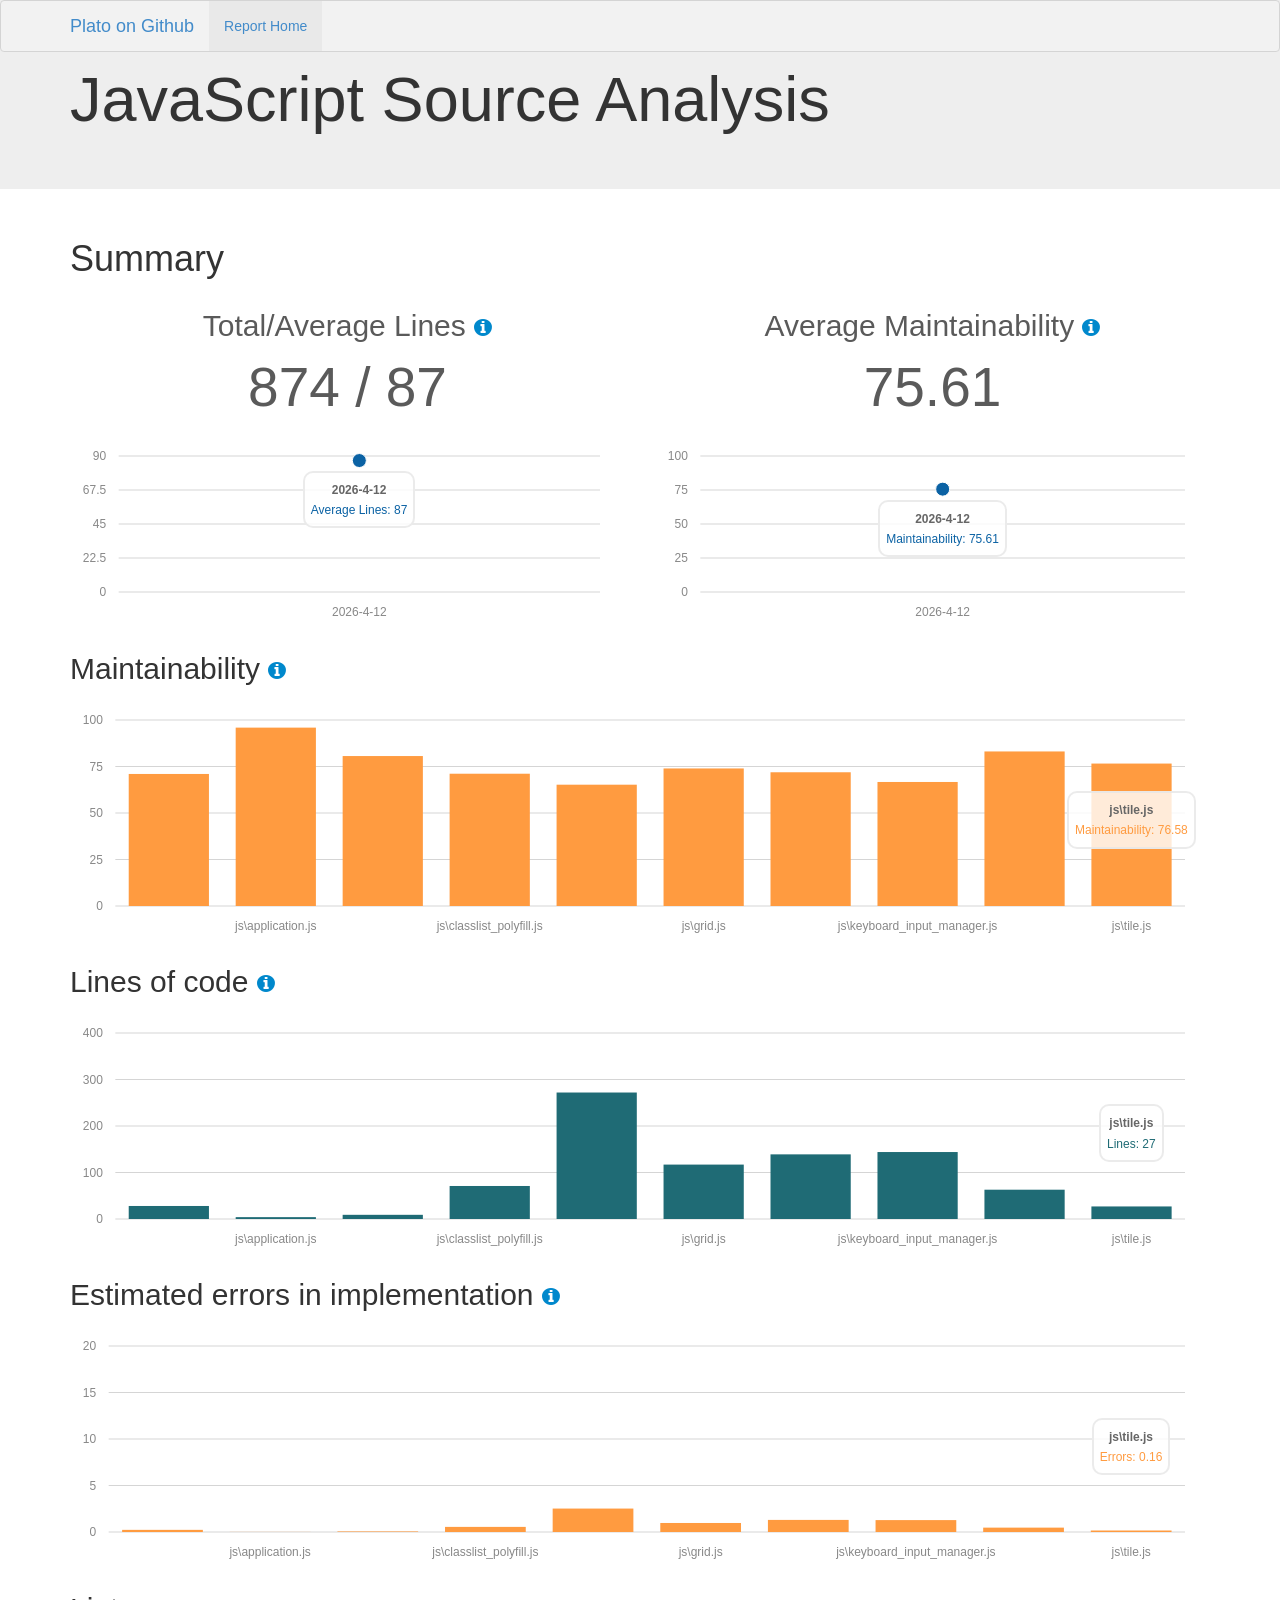
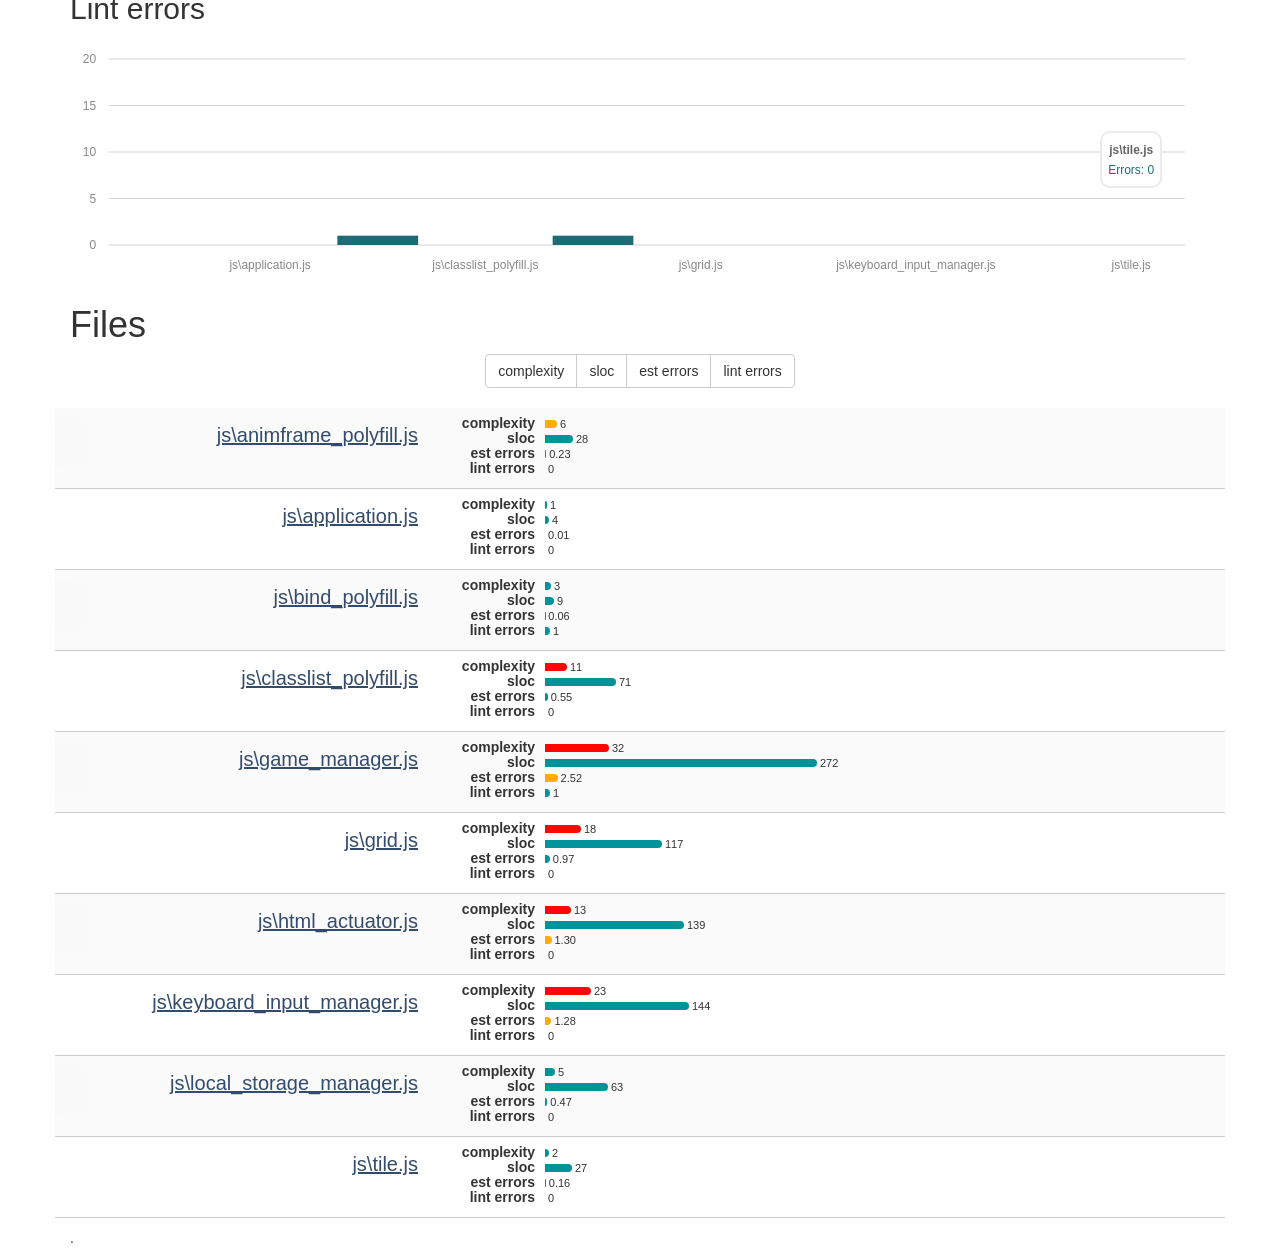
<file: relatorio/index.html>
<!DOCTYPE html>
<html lang="en">
<head>
  <meta charset="utf-8">
  <title>Plato - JavaScript Introspection</title>
  <meta name="viewport" content="width=device-width, initial-scale=1.0">
  <meta name="description" content="">
  <meta name="author" content="">


  <!--[if lt IE 9]>
  <script src="http://html5shim.googlecode.com/svn/trunk/html5.js"></script>
  <![endif]-->

  <script>
    var __options = {"flags":{"complexity":{"commonjs":true,"logicalor":true,"switchcase":true,"forin":false,"trycatch":false,"newmi":true},"jshint":{}}}
  </script>

  <link href="assets/css/vendor/bootstrap.css" rel="stylesheet">
  <link href="assets/css/vendor/font-awesome.css" rel="stylesheet">
  <link href="assets/css/vendor/morris.css" rel="stylesheet">
  <link href="assets/css/plato.css" rel="stylesheet">
  <link href="assets/css/plato-overview.css" rel="stylesheet">
</head>

<body>

<div class="navbar navbar-fixed-top">
  <div class="container">
    <a class="navbar-brand" href="http://github.com/es-analysis/plato">Plato on Github</a>
    <ul class="nav navbar-nav">
      <li class="active">
        <a href="index.html">Report Home</a>
      </li>
    </ul>
  </div>
</div>

<div class="jumbotron">
  <div class="container">
    <h1>JavaScript Source Analysis</h1>
  </div>
</div>

<div class="container aggregate-stats">
  <div class="row">
    <h1 class="col-md-12">Summary</h1>
  </div>
  <div class="row">
    <div class="col-md-6">
      <h2 class="header">Total/Average Lines <i class="icon icon-info-sign" rel="popover" data-placement="top" data-trigger="hover" data-content="Source Lines of Code" data-original-title="SLOC" data-container="body"></i></h2>
      <p class="stat">874 / 87</p>
    </div>
    <div class="col-md-6">
      <h2 class="header">Average Maintainability <a href="http://blogs.msdn.com/b/codeanalysis/archive/2007/11/20/maintainability-index-range-and-meaning.aspx"><i class="icon icon-info-sign" rel="popover" data-placement="top" data-trigger="hover" data-content="A value between 0 and 100 that represents the relative ease of maintaining the code. A high value means better maintainability." data-original-title="Maintainability Index" data-container="body"></i></a></h2>
      <p class="stat">75.61</p>
    </div>
  </div>
</div>
<div class="container historical">
  <div class="row">
    <div class="col-md-6">
      <div id="chart_historical_sloc" class="chart js-chart"></div>
    </div>
    <div class="col-md-6">
      <div id="chart_historical_maint" class="chart js-chart"></div>
    </div>
  </div>
</div>


<div class="container overview">
  <div class="row">
    <h2 class="col-md-12">Maintainability <a href="http://blogs.msdn.com/b/codeanalysis/archive/2007/11/20/maintainability-index-range-and-meaning.aspx"><i class="icon icon-info-sign" rel="popover" data-placement="top" data-trigger="hover" data-content="A value between 0 and 100 that represents the relative ease of maintaining the code. A high value means better maintainability." data-original-title="Maintainability Index" data-container="body"></i></a></h2>
    <div class="col-md-12"><div id='chart_maintainability' class='chart js-chart'></div></div>
  </div>
  <div class="row">
    <h2 class="col-md-12">Lines of code <i class="icon icon-info-sign" rel="popover" data-placement="top" data-trigger="hover" data-content="Source Lines of Code" data-original-title="SLOC" data-container="body"></i></h2>
    <div class="col-md-12"><div id='chart_sloc' class='chart js-chart'></div></div>
  </div>
  <div class="row">
    <h2 class="col-md-12">Estimated errors in implementation <a href="http://en.wikipedia.org/wiki/Halstead_complexity_measures"><i class="icon icon-info-sign" rel="popover" data-placement="top" data-trigger="hover" data-content="Halstead's delivered bugs is an estimate for the number of errors in the implementation." data-original-title="Delivered Bugs" data-container="body"></i></a></h2>
    <div class="col-md-12"><div id='chart_bugs' class='chart js-chart'></div></div>
  </div>
  
  <div class="row">
    <h2 class="col-md-12">Lint errors</h2>
    <div class="col-md-12"><div id='chart_lint' class='chart js-chart'></div></div>
  </div>
  
</div>

<div class="container">
  <div class="row">
    <h1 class="col-md-12">Files</h1>
  </div>

  <div class="row">
    <div class="span12 group-header">
      <div class="btn-group">
        <button type="button" id="button-complexity" class="btn btn-default complexity">complexity</button>
        <button type="button" id="button-sloc" class="btn btn-default sloc">sloc</button>
        <button type="button" id="button-bugs" class="btn btn-default bugs">est errors</button>
        
        <button type="button" id="button-lint" class="btn btn-default lint">lint errors</button>
        
      </div>
    </div>
  </div>

  <div class="row">
    &nbsp;
  </div>

  <div class="row">
    <ul class="file-list list-unstyled">
      
      <li class="col-md-12">
        <div class="row">
          <span class="fade-left fadeout visible-large"></span>
          <span class="col-md-4 file"><a class="file-link" href="./files/js_animframe_polyfill_js/index.html">js\animframe_polyfill.js</a></span>
        <span class="col-md-8 file-chart js-file-chart"
              data-lint="0"
              data-sloc="28"
              data-bugs="0.23"
              data-complexity="6"
          ></span>
        </div>
      </li>
      
      <li class="col-md-12">
        <div class="row">
          <span class="fade-left fadeout visible-large"></span>
          <span class="col-md-4 file"><a class="file-link" href="./files/js_application_js/index.html">js\application.js</a></span>
        <span class="col-md-8 file-chart js-file-chart"
              data-lint="0"
              data-sloc="4"
              data-bugs="0.01"
              data-complexity="1"
          ></span>
        </div>
      </li>
      
      <li class="col-md-12">
        <div class="row">
          <span class="fade-left fadeout visible-large"></span>
          <span class="col-md-4 file"><a class="file-link" href="./files/js_bind_polyfill_js/index.html">js\bind_polyfill.js</a></span>
        <span class="col-md-8 file-chart js-file-chart"
              data-lint="1"
              data-sloc="9"
              data-bugs="0.06"
              data-complexity="3"
          ></span>
        </div>
      </li>
      
      <li class="col-md-12">
        <div class="row">
          <span class="fade-left fadeout visible-large"></span>
          <span class="col-md-4 file"><a class="file-link" href="./files/js_classlist_polyfill_js/index.html">js\classlist_polyfill.js</a></span>
        <span class="col-md-8 file-chart js-file-chart"
              data-lint="0"
              data-sloc="71"
              data-bugs="0.55"
              data-complexity="11"
          ></span>
        </div>
      </li>
      
      <li class="col-md-12">
        <div class="row">
          <span class="fade-left fadeout visible-large"></span>
          <span class="col-md-4 file"><a class="file-link" href="./files/js_game_manager_js/index.html">js\game_manager.js</a></span>
        <span class="col-md-8 file-chart js-file-chart"
              data-lint="1"
              data-sloc="272"
              data-bugs="2.52"
              data-complexity="32"
          ></span>
        </div>
      </li>
      
      <li class="col-md-12">
        <div class="row">
          <span class="fade-left fadeout visible-large"></span>
          <span class="col-md-4 file"><a class="file-link" href="./files/js_grid_js/index.html">js\grid.js</a></span>
        <span class="col-md-8 file-chart js-file-chart"
              data-lint="0"
              data-sloc="117"
              data-bugs="0.97"
              data-complexity="18"
          ></span>
        </div>
      </li>
      
      <li class="col-md-12">
        <div class="row">
          <span class="fade-left fadeout visible-large"></span>
          <span class="col-md-4 file"><a class="file-link" href="./files/js_html_actuator_js/index.html">js\html_actuator.js</a></span>
        <span class="col-md-8 file-chart js-file-chart"
              data-lint="0"
              data-sloc="139"
              data-bugs="1.30"
              data-complexity="13"
          ></span>
        </div>
      </li>
      
      <li class="col-md-12">
        <div class="row">
          <span class="fade-left fadeout visible-large"></span>
          <span class="col-md-4 file"><a class="file-link" href="./files/js_keyboard_input_manager_js/index.html">js\keyboard_input_manager.js</a></span>
        <span class="col-md-8 file-chart js-file-chart"
              data-lint="0"
              data-sloc="144"
              data-bugs="1.28"
              data-complexity="23"
          ></span>
        </div>
      </li>
      
      <li class="col-md-12">
        <div class="row">
          <span class="fade-left fadeout visible-large"></span>
          <span class="col-md-4 file"><a class="file-link" href="./files/js_local_storage_manager_js/index.html">js\local_storage_manager.js</a></span>
        <span class="col-md-8 file-chart js-file-chart"
              data-lint="0"
              data-sloc="63"
              data-bugs="0.47"
              data-complexity="5"
          ></span>
        </div>
      </li>
      
      <li class="col-md-12">
        <div class="row">
          <span class="fade-left fadeout visible-large"></span>
          <span class="col-md-4 file"><a class="file-link" href="./files/js_tile_js/index.html">js\tile.js</a></span>
        <span class="col-md-8 file-chart js-file-chart"
              data-lint="0"
              data-sloc="27"
              data-bugs="0.16"
              data-complexity="2"
          ></span>
        </div>
      </li>
      
    </ul>
  </div>
</div>


<footer class="footer">
  <div class="container">
    <p>.</p>
  </div>
</footer>

<script type="text/javascript" src="assets/scripts/bundles/core-bundle.js"></script>
<script type="text/javascript" src="report.js"></script>
<script type="text/javascript" src="report.history.js"></script>
<script type="text/javascript" src="assets/scripts/plato-overview.js"></script>
<script type="text/javascript" src="assets/scripts/plato-sortable-file-list.js"></script>
</body>
</html>
</file>
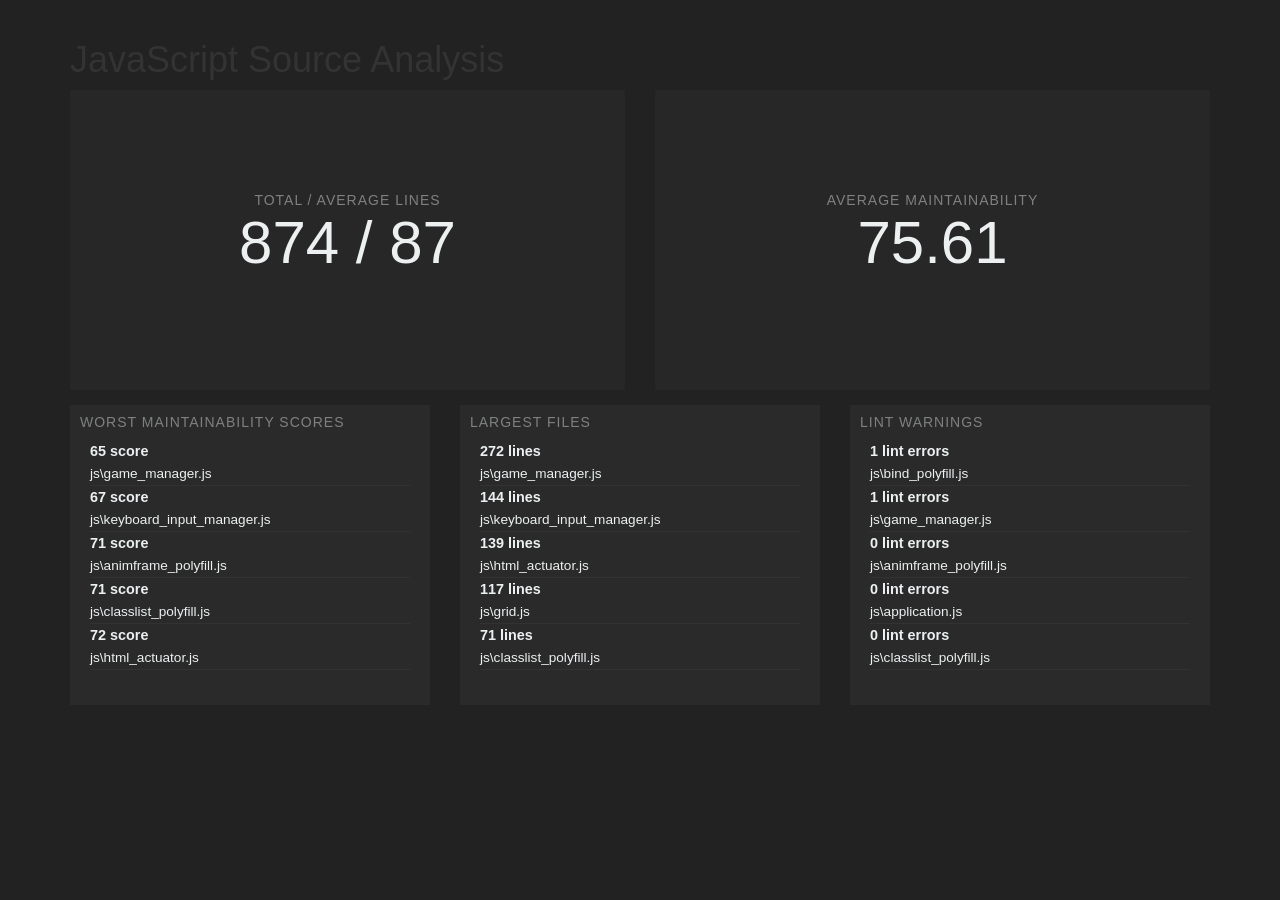
<file: relatorio/display.html>
<!DOCTYPE html>
<html lang="en">
<head>
  <meta charset="utf-8">
  <title>Plato - JavaScript Introspection</title>
  <meta name="viewport" content="width=device-width, initial-scale=1.0">
  <meta name="description" content="">
  <meta name="author" content="">

  <!--[if lt IE 9]>
  <script src="http://html5shim.googlecode.com/svn/trunk/html5.js"></script>
  <![endif]-->

  <script>
    var __options = {"flags":{"complexity":{"commonjs":true,"logicalor":true,"switchcase":true,"forin":false,"trycatch":false,"newmi":true},"jshint":{}}}
  </script>

  <link href="assets/css/vendor/bootstrap.css" rel="stylesheet">
  <link href="assets/css/vendor/font-awesome.css" rel="stylesheet">
  <link href="assets/css/vendor/morris.css" rel="stylesheet">
  <link href="assets/css/plato.css" rel="stylesheet">
  <link href="assets/css/plato-display.css" rel="stylesheet">
</head>

<body>

<div class="container">
    <h1>JavaScript Source Analysis</h1>
    <div class="row">
        <div class="col-md-6">
            <div class="reportBlock lineCount">
                <div class="reportContent">
                    <small class="chart-label">Total / Average Lines</small>
                    <h1>874 / 87</h1>
                </div>
                <div id="chart_historical_sloc" class="chart js-chart"></div>
            </div>
        </div>
        <div class="col-md-6">
            <div class="reportBlock maintainability">
                <div class="reportContent">
                    <small class="chart-label">Average Maintainability</small>
                    <h1>75.61</h1>
                </div>
                <div id="chart_historical_maint" class="chart js-chart"></div>
            </div>
        </div>
    </div>

    <div class="row">
        <div class="col-md-4">
            <div class="reportBlock maintainabilityList">
                <h2 class="reportTitle">Worst Maintainability Scores</h2>
                <ul class="list-unstyled">

                    <li>
                        <strong>65 score</strong>
                        <small>js\game_manager.js</small>
                    </li>

                    <li>
                        <strong>67 score</strong>
                        <small>js\keyboard_input_manager.js</small>
                    </li>

                    <li>
                        <strong>71 score</strong>
                        <small>js\animframe_polyfill.js</small>
                    </li>

                    <li>
                        <strong>71 score</strong>
                        <small>js\classlist_polyfill.js</small>
                    </li>

                    <li>
                        <strong>72 score</strong>
                        <small>js\html_actuator.js</small>
                    </li>

                </ul>
            </div>
        </div>
        <div class="col-md-4">
            <div class="reportBlock locList">
                <h2 class="reportTitle">Largest Files</h2>
                <ul class="list-unstyled">

                    <li>
                        <strong>272 lines</strong>
                        <small>js\game_manager.js</small>
                    </li>

                    <li>
                        <strong>144 lines</strong>
                        <small>js\keyboard_input_manager.js</small>
                    </li>

                    <li>
                        <strong>139 lines</strong>
                        <small>js\html_actuator.js</small>
                    </li>

                    <li>
                        <strong>117 lines</strong>
                        <small>js\grid.js</small>
                    </li>

                    <li>
                        <strong>71 lines</strong>
                        <small>js\classlist_polyfill.js</small>
                    </li>

                </ul>
            </div>
        </div>
        
        <div class="col-md-4">
            <div class="reportBlock lintList">
                <h2 class="reportTitle">Lint Warnings</h2>
                <ul class="list-unstyled">

                    <li>
                        <strong>1 lint errors</strong>
                        <small>js\bind_polyfill.js</small>
                   </li>

                    <li>
                        <strong>1 lint errors</strong>
                        <small>js\game_manager.js</small>
                   </li>

                    <li>
                        <strong>0 lint errors</strong>
                        <small>js\animframe_polyfill.js</small>
                   </li>

                    <li>
                        <strong>0 lint errors</strong>
                        <small>js\application.js</small>
                   </li>

                    <li>
                        <strong>0 lint errors</strong>
                        <small>js\classlist_polyfill.js</small>
                   </li>

                </ul>
            </div>
        </div>
        
    </div>
</div>

<script type="text/javascript" src="assets/scripts/bundles/core-bundle.js"></script>
<script type="text/javascript" src="report.js"></script>
<script type="text/javascript" src="report.history.js"></script>
<script type="text/javascript" src="assets/scripts/plato-display.js"></script>

</body>
</html>
</file>
<file: relatorio/assets/css/vendor/morris.css>
.morris-hover{position:absolute;z-index:1000;}.morris-hover.morris-default-style{border-radius:10px;padding:6px;color:#666;background:rgba(255, 255, 255, 0.8);border:solid 2px rgba(230, 230, 230, 0.8);font-family:sans-serif;font-size:12px;text-align:center;}.morris-hover.morris-default-style .morris-hover-row-label{font-weight:bold;margin:0.25em 0;}
.morris-hover.morris-default-style .morris-hover-point{white-space:nowrap;margin:0.1em 0;}
</file>
<file: relatorio/assets/css/plato.css>
body {
}

.navbar {
  margin-bottom:0;
  padding: 0 20px;
  background-color: #f2f2f2;
  background-image: none;
  border: 1px solid #d4d4d4;
  border-radius: 4px;
  -webkit-box-shadow: none;
  box-shadow: none;
  line-height:10px;
}

.navbar-nav > .active > a {
  background-color: rgb(233, 233, 233);
}

a:visited {
  fill:inherit;
}

.jumbotron {
  color:#333;
}

li {
  line-height: 10px;
}

/* Landscape phone to portrait tablet */
@media (max-width: 767px) {
  .jumbotron h1 {
    font-size: 40px;
  }
}

.aggregate-stats {

}

.group-header {
  text-align:center;
}


.aggregate-stats .header {
  text-align: center;
  color: #5a5a5a;
  font-weight:lighter;
}

.aggregate-stats .stat {
  text-align: center;
  color: #5a5a5a;
  font-size:55px;
  line-height:70px;
}

i.icon[rel=popover] {
  font-size:23px;
  color: #0088cc;
}

.popover {
  z-index:100000;
}
</file>
<file: relatorio/assets/css/plato-overview.css>
.chart {
  margin: 0 auto;
  height: 200px;
}

.overview .chart {
  height: 250px;
}

.historical .chart {
  height:200px;
}

.chart rect {
  cursor:pointer;
}

.file-list li {
  border-bottom:1px solid #ccc;
  padding-bottom:10px;
  padding-top:10px;
}

.file-list li:nth-child(odd) {
  background-color: hsl(0, 0%, 98%);
}

.fade-left {
  background: -moz-linear-gradient(left,  rgba(255,255,255,1) 0%, rgba(255,255,255,0) 100%); /* FF3.6+ */
  background: -webkit-gradient(linear, left top, right top, color-stop(0%,rgba(255,255,255,1)), color-stop(100%,rgba(255,255,255,0))); /* Chrome,Safari4+ */
  background: -webkit-linear-gradient(left,  rgba(255,255,255,1) 0%,rgba(255,255,255,0) 100%); /* Chrome10+,Safari5.1+ */
  background: -o-linear-gradient(left,  rgba(255,255,255,1) 0%,rgba(255,255,255,0) 100%); /* Opera 11.10+ */
  background: -ms-linear-gradient(left,  rgba(255,255,255,1) 0%,rgba(255,255,255,0) 100%); /* IE10+ */
  background: linear-gradient(to right,  rgba(255,255,255,1) 0%,rgba(255,255,255,0) 100%); /* W3C */
  filter: progid:DXImageTransform.Microsoft.gradient( startColorstr='#ffffff', endColorstr='#00ffffff',GradientType=1 ); /* IE6-9 */
}

.file-list li:nth-child(odd) .fade-left {
  background: -moz-linear-gradient(left,  rgba(249,249,249,1) 0%, rgba(255,255,255,0) 100%); /* FF3.6+ */
  background: -webkit-gradient(linear, left top, right top, color-stop(0%,rgba(249,249,249,1)), color-stop(100%,rgba(255,255,255,0))); /* Chrome,Safari4+ */
  background: -webkit-linear-gradient(left,  rgba(249,249,249,1) 0%,rgba(255,255,255,0) 100%); /* Chrome10+,Safari5.1+ */
  background: -o-linear-gradient(left,  rgba(249,249,249,1) 0%,rgba(255,255,255,0) 100%); /* Opera 11.10+ */
  background: -ms-linear-gradient(left,  rgba(249,249,249,1) 0%,rgba(255,255,255,0) 100%); /* IE10+ */
  background: linear-gradient(to right,  rgba(249,249,249,1) 0%,rgba(255,255,255,0) 100%); /* W3C */
  filter: progid:DXImageTransform.Microsoft.gradient( startColorstr='#f9f9f9', endColorstr='#00ffffff',GradientType=1 ); /* IE6-9 */
}

.fadeout {
  position: absolute;
  height: 50px;
  z-index: 10;
  float: left;
  width:70px
}

.file {
  white-space: nowrap;
}


.file-link {
  text-align: right;
  direction: rtl;
  overflow: hidden;
  height:40px;
  font-size:20px;
  color: #334B6D;
  display:block;
  padding:12px 12px 12px 0;
  text-decoration: underline;
}

.file-link:hover {
  color: #3B71B1;
}

.file-chart label {
  width: 75px;
  text-align: right;
  margin-right: 10px;
}

.file-chart .chart-value {
  margin-left: 3px;
  font-size:11px;
}

.horizontal-bar {
  display:inline-block;
  height:8px;
  border-radius: 0 4px 4px 0;
}

.threshold-0 .horizontal-bar {
  background-color: #01939A;
}
.threshold-1 .horizontal-bar {
  background-color: #FFAB00;
}
.threshold-2 .horizontal-bar {
  background-color: #FF0700;
}


@media (max-width: 767px) {
  .file-link {
    text-align: center;
  }
}

.complexity, .sloc, .bugs, .lint {
  font-weight: normal;
}

.on { /* marking 'sorting buttons' active */
  font-weight: bold;
}
</file>
<file: relatorio/assets/css/plato-display.css>
body {
  background: #222222;
  margin: 20px;
}

.reportBlock {
  background: #34495e;
  color: #ecf0f1;
  height: 300px;
  position: relative;
}

.chart {
  width: 100%;
  height: 300px;
  position: absolute;
  top: 0; left: 0;
  z-index: 0;
}

.reportContent {
  z-index: 10;
  position: absolute;
  top: 0; left: 0;
  width: 100%;
}

h2.reportTitle {
  position: absolute;
  top: 0;
  left: 0;
  color: #7F8181;
  font-size: 14px;
  font-weight: 200;
  padding: 10px;
  margin: 0;
  text-transform: uppercase;
  letter-spacing: 1px;
}

.reportBlock.lineCount { background-color: #272727; }
.reportBlock.maintainability { background-color: #272727; }
.reportBlock.maintainabilityList,
.reportBlock.locList,
.reportBlock.lintList {
  background-color: #2A2A2A;
  margin-top: 15px;
  padding: 20px 5px;
}

.reportBlock .chart-label {
  display: block;
  padding-top: 100px;
  text-align: center;
  color: #7F8181;
  font-size: 14px;
  font-weight: 200;
  text-transform: uppercase;
  letter-spacing: 1px;
}

.reportBlock strong {
  display: block;
  font-size: 90%;
}

.reportBlock li {
  border-bottom: 1px solid #323232;
}

.reportBlock h1 {
  margin: 0;
  font-size: 60px;
  text-align: center;
}

.reportBlock ul {
  margin: 15px !important;
}
.reportBlock h3 {
  margin: 5px 15px 0;
}

.reportBlock li {
  line-height: 22px;
  font-size: 16px;
}
</file>
